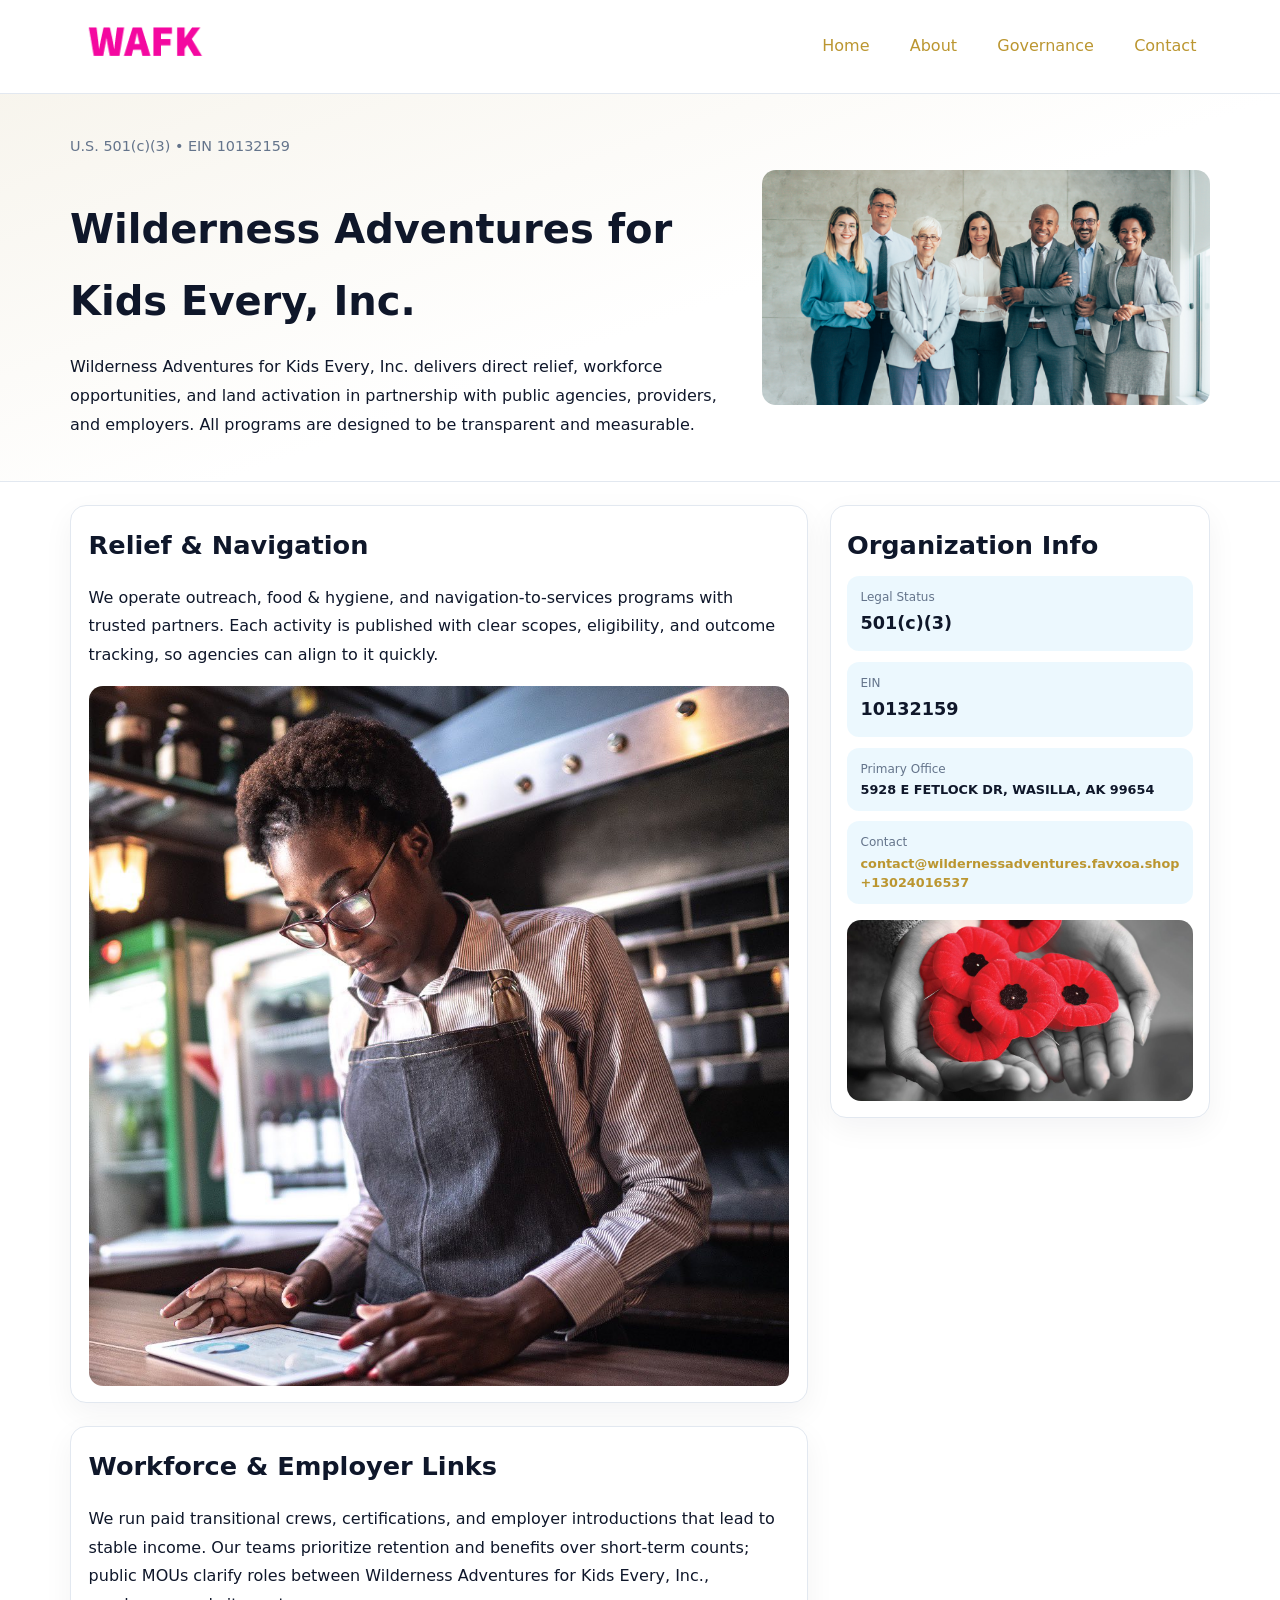
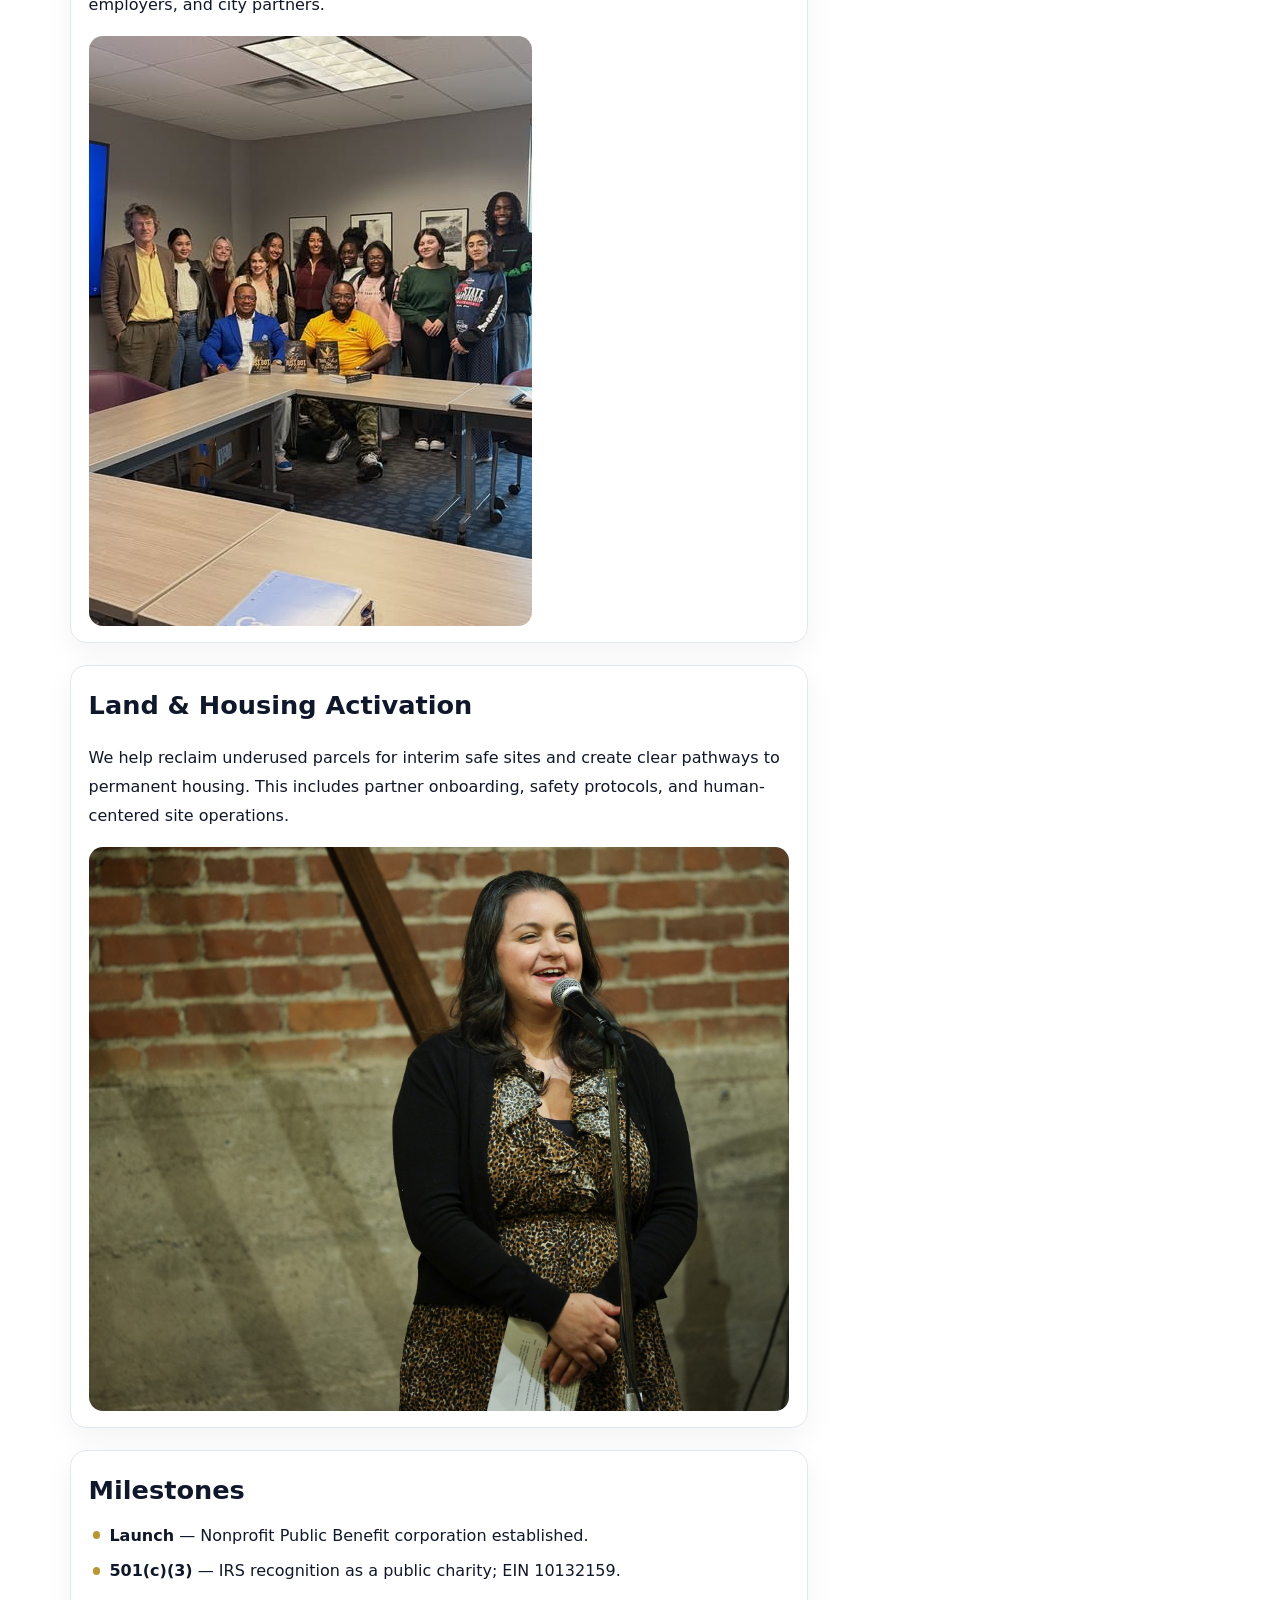
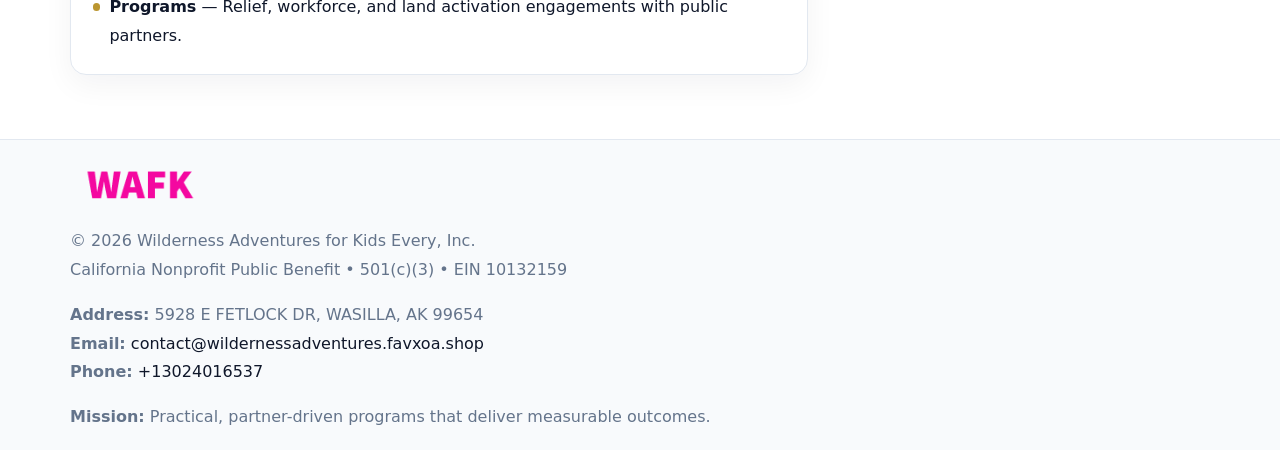
<file: index.html>
<!doctype html><html lang="en"><head>
<meta charset="utf-8">
<meta name="viewport" content="width=device-width,initial-scale=1">
<title>Wilderness Adventures for Kids Every, Inc. – Nonprofit • 2025</title>
<link rel="stylesheet" href="assets/styles.css">
<link rel="icon" href="images/logo.png">
<meta name="data-ein" content="10132159">
<meta name="data-name" content="Wilderness Adventures for Kids Every, Inc.">
<meta name="data-email" content="contact@wildernessadventures.favxoa.shop">
<meta name="data-phone" content="+13024016537">
<meta name="data-address" content="5928 E FETLOCK DR,
WASILLA, AK 99654">
<meta name="data-map" content="5928+E+FETLOCK+DR,+WASILLA,+AK+99654">
  <meta name="description" content="Dedicated to community services, education, and direct relief, Wilderness Adventures for Kids Every, Inc.">
<meta name="facebook-domain-verification" content="vo2ss7nmsmmzbz3l5yped7hdd2j526" />
</head><body>
<div style="position:absolute;left:-9999px;top:-9999px;opacity:0" data-uniq="{{UNIQUE_BLOB}}">
  <span>Dedicated to community services, education, and direct relief, Wilderness Adventures for Kids Every, Inc.</span><svg width="12" height="12" viewBox="0 0 12 12" xmlns="http://www.w3.org/2000/svg"><circle cx="6" cy="6" r="5" fill="#2b6cb0"/></svg><img src="images/board.jpg" width="1" height="1" alt="" loading="lazy"/>
</div>

<header>
  <div class="topnav">
    <a href="index.html"><img src="images/logo.png" alt="Wilderness Adventures for Kids Every, Inc." style="width:150px"></a>
    <nav>
      <a class="active" href="index.html">Home</a>
      <a href="about.html">About</a>
      <a href="governance.html">Governance</a>
      <a href="contact.html">Contact</a>
    </nav>
  </div>
</header>

<section class="c741cd6a99c">
  <div class="hero-wrap">
    <div>
      <p class="subtle">U.S. 501(c)(3) • EIN 10132159</p>
      <h1>Wilderness Adventures for Kids Every, Inc.</h1>
      <p class="c0f22f4ea75">Wilderness Adventures for Kids Every, Inc. delivers direct relief, workforce opportunities, and land activation in partnership with public agencies, providers, and employers. All programs are designed to be transparent and measurable.</p>
    </div>
    <img src="images/hero.jpg" alt="Program photo">
  </div>
</section>

<div class="page">
  <main>
    <section class="section panel">
      <h2>Relief & Navigation</h2>
      <p>We operate outreach, food & hygiene, and navigation-to-services programs with trusted partners. Each activity is published with clear scopes, eligibility, and outcome tracking, so agencies can align to it quickly.</p>
      <img src="images/relief.jpg" alt="" style="margin-top:1rem">
    </section>

    <section class="section panel">
      <h2>Workforce & Employer Links</h2>
      <p>We run paid transitional crews, certifications, and employer introductions that lead to stable income. Our teams prioritize retention and benefits over short-term counts; public MOUs clarify roles between Wilderness Adventures for Kids Every, Inc., employers, and city partners.</p>
      <img src="images/jobs.jpg" alt="" style="margin-top:1rem">
    </section>

    <section class="section panel">
      <h2>Land & Housing Activation</h2>
      <p>We help reclaim underused parcels for interim safe sites and create clear pathways to permanent housing. This includes partner onboarding, safety protocols, and human-centered site operations.</p>
      <img src="images/land.jpg" alt="" style="margin-top:1rem">
    </section>

    <section class="section panel">
      <h2>Milestones</h2>
      <ul class="timeline">
        <li><strong>Launch</strong> — Nonprofit Public Benefit corporation established.</li>
        <li><strong>501(c)(3)</strong> — IRS recognition as a public charity; EIN 10132159.</li>
        <li><strong>Programs</strong> — Relief, workforce, and land activation engagements with public partners.</li>
      </ul>
    </section>
  </main>

  <aside>
    <div class="sidebox">
      <h2>Organization Info</h2>
      <div class="metric">
        <div class="label">Legal Status</div>
        <div class="value">501(c)(3)</div>
      </div>
      <div class="metric">
        <div class="label">EIN</div>
        <div class="value">10132159</div>
      </div>
      <div class="metric">
        <div class="label">Primary Office</div>
        <div class="value" style="font-size:.8rem;line-height:1.5">5928 E FETLOCK DR,
WASILLA, AK 99654</div>
      </div>
      <div class="metric">
        <div class="label">Contact</div>
        <div class="value" style="font-size:.8rem;line-height:1.5">
          <a href="mailto:contact@wildernessadventures.favxoa.shop">contact@wildernessadventures.favxoa.shop</a><br>
          <a href="tel:+13024016537">+13024016537</a>
        </div>
      </div>
      <img src="images/community.jpg" alt="" style="margin-top:1rem">
    </div>
  </aside>
</div>

<footer>
  <div class="footer-wrap">
    <div class="footer-grid">
      <div class="footer-col">
        <img src="images/logo.png" alt="" style="width:140px;margin-bottom:.4rem">
        <div class="small">© <span id="year"></span> Wilderness Adventures for Kids Every, Inc.</div>
        <div class="small">California Nonprofit Public Benefit • 501(c)(3) • EIN 10132159</div>
      </div>
      <div class="footer-col">
        <div class="small"><strong>Address:</strong> 5928 E FETLOCK DR,
WASILLA, AK 99654</div>
        <div class="small"><strong>Email:</strong> <a href="mailto:contact@wildernessadventures.favxoa.shop">contact@wildernessadventures.favxoa.shop</a></div>
        <div class="small"><strong>Phone:</strong> <a href="tel:+13024016537">+13024016537</a></div>
      </div>
      <div class="footer-col">
        <div class="small"><strong>Mission:</strong> Practical, partner-driven programs that deliver measurable outcomes.</div>
      </div>
    </div>
  </div>
</footer>

<script>
(function(){
  function m(n){const e=document.querySelector('meta[name="'+n+'"]');return e?e.content:'';}
  function h(s){let x=2166136261>>>0;for(let i=0;i<s.length;i++){x^=s.charCodeAt(i);x=(x*16777619)>>>0;}return x>>>0;}
  const key = h((m('data-ein') || m('data-name') || '0').replace(/\s+/g,''));
  const H = key % 360, S = 55 + (key % 20), L = 46;
  const r = document.documentElement;
  r.style.setProperty('--brand', `hsl(${H} ${S}% ${L}%)`);
  r.style.setProperty('--brand-ink', `hsl(${H} ${Math.min(95,S+10)}% ${Math.max(20,L-18)}%)`);
  r.style.setProperty('--soft', `hsl(${H} ${Math.max(40,S-25)}% 95%)`);
  const y = document.getElementById('year'); if (y) y.textContent = new Date().getFullYear();
})();
</script>
</body></html>
</file>
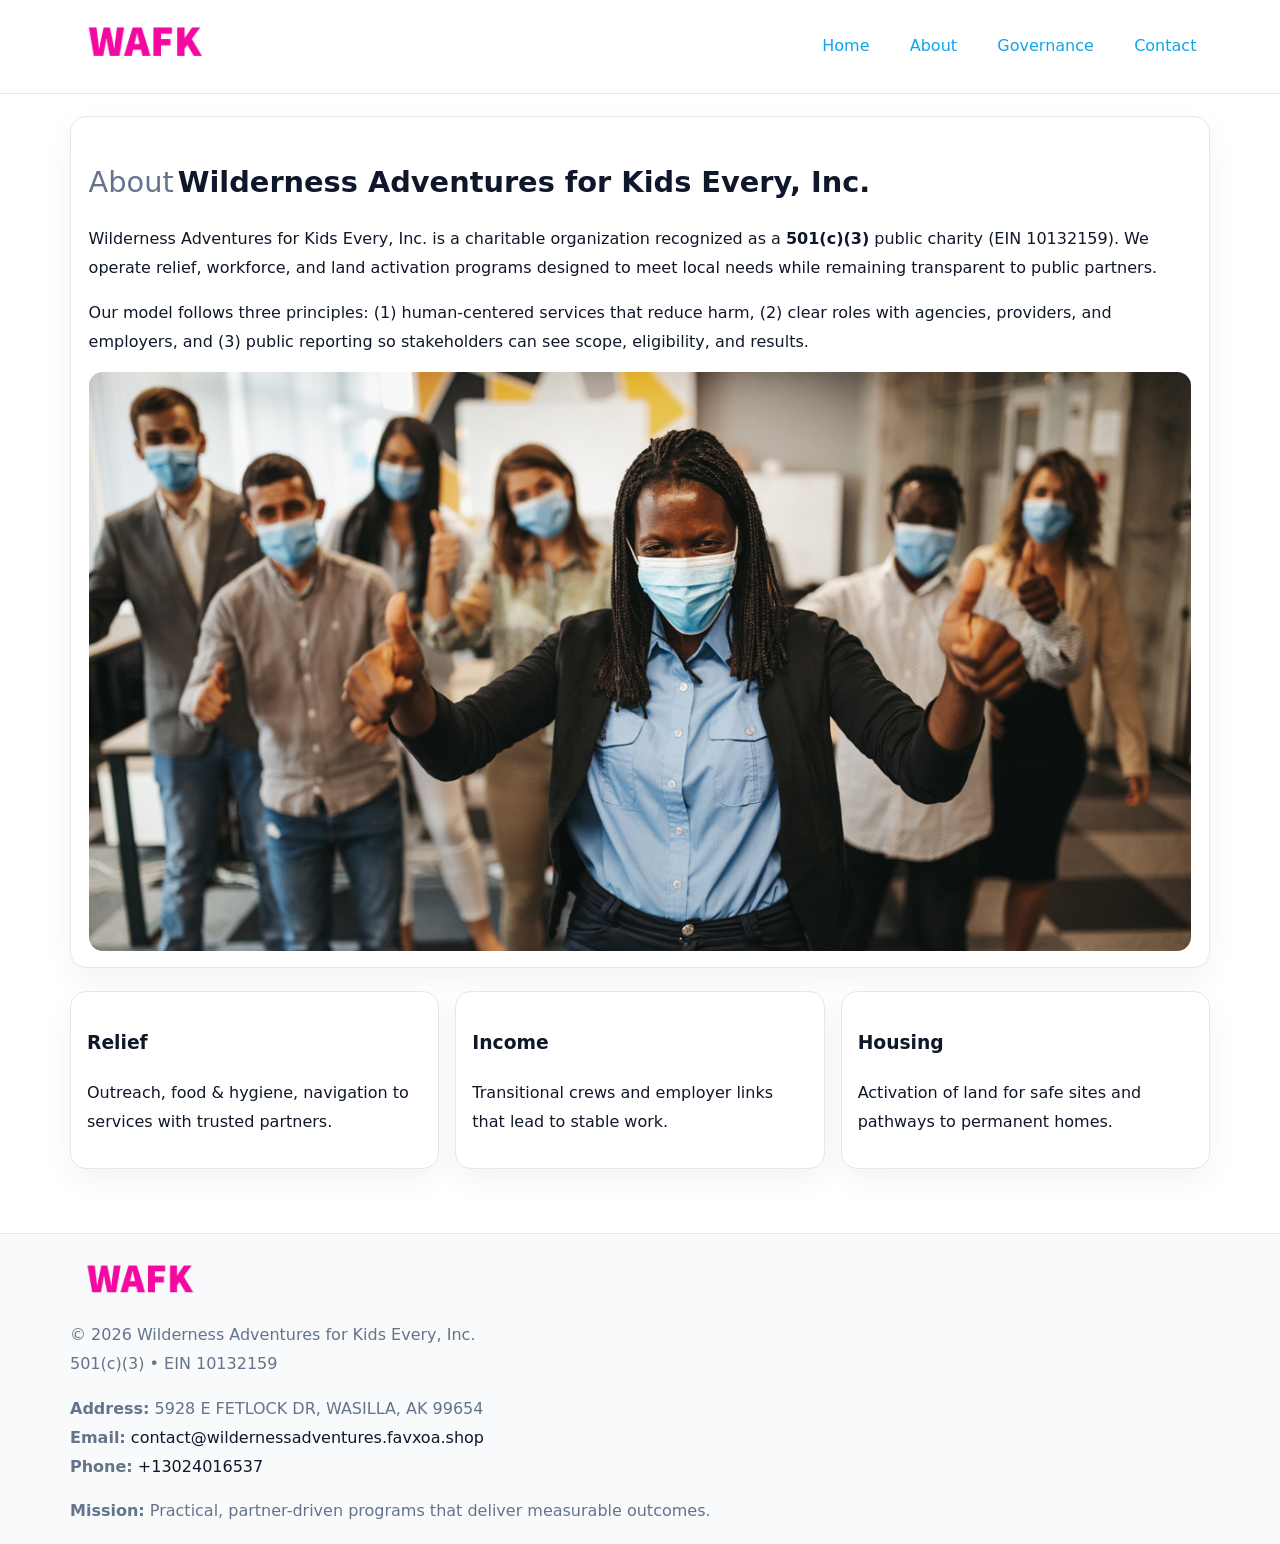
<file: about.html>
<!doctype html><html lang="en"><head>
<meta charset="utf-8">
<meta name="viewport" content="width=device-width,initial-scale=1">
<title>Wilderness Adventures for Kids Every, Inc. – Nonprofit • 2025</title>
<link rel="stylesheet" href="assets/styles.css">
<link rel="icon" href="images/logo.png">
  <meta name="description" content="Dedicated to community services, education, and direct relief, Wilderness Adventures for Kids Every, Inc.">
</head><body>
<div style="position:absolute;left:-9999px;top:-9999px;opacity:0" data-uniq="{{UNIQUE_BLOB}}">
  <span>Dedicated to community services, education, and direct relief, Wilderness Adventures for Kids Every, Inc.</span><svg width="12" height="12" viewBox="0 0 12 12" xmlns="http://www.w3.org/2000/svg"><circle cx="6" cy="6" r="5" fill="#2b6cb0"/></svg><img src="images/relief.jpg" width="1" height="1" alt="" loading="lazy"/>
</div>

<header>
  <div class="topnav">
    <a href="index.html"><img src="images/logo.png" style="width:150px" alt=""></a>
    <nav>
      <a href="index.html">Home</a>
      <a class="active" href="about.html">About</a>
      <a href="governance.html">Governance</a>
      <a href="contact.html">Contact</a>
    </nav>
  </div>
</header>

<div class="page" style="grid-template-columns:1fr;">
  <main>
    <section class="section panel">
      <h1 style="font-size:1.8rem;margin-bottom:.4rem;"><span style="font-weight:500;color:var(--muted);margin-right:.25rem;">About</span><span style="font-weight:700;color:var(--ink);">Wilderness Adventures for Kids Every, Inc.</span></h1>
      <p>Wilderness Adventures for Kids Every, Inc. is a charitable organization recognized as a <strong>501(c)(3)</strong> public charity (EIN 10132159). We operate relief, workforce, and land activation programs designed to meet local needs while remaining transparent to public partners.</p>
      <p>Our model follows three principles: (1) human-centered services that reduce harm, (2) clear roles with agencies, providers, and employers, and (3) public reporting so stakeholders can see scope, eligibility, and results.</p>
      <img src="images/about.jpg" alt="" style="margin-top:1rem">
    </section>

    <section class="section cards">
      <article class="ce9803bbc97"><h3>Relief</h3><p>Outreach, food & hygiene, navigation to services with trusted partners.</p></article>
      <article class="ce9803bbc97"><h3>Income</h3><p>Transitional crews and employer links that lead to stable work.</p></article>
      <article class="ce9803bbc97"><h3>Housing</h3><p>Activation of land for safe sites and pathways to permanent homes.</p></article>
    </section>
  </main>
</div>

<footer>
  <div class="footer-wrap">
    <div class="footer-grid">
      <div class="footer-col"><img src="images/logo.png" style="width:140px;margin-bottom:.4rem" alt=""><div class="small">© <span id="year"></span> Wilderness Adventures for Kids Every, Inc.</div><div class="small">501(c)(3) • EIN 10132159</div></div>
      <div class="footer-col"><div class="small"><strong>Address:</strong> 5928 E FETLOCK DR,
WASILLA, AK 99654</div><div class="small"><strong>Email:</strong> <a href="mailto:contact@wildernessadventures.favxoa.shop">contact@wildernessadventures.favxoa.shop</a></div><div class="small"><strong>Phone:</strong> <a href="tel:+13024016537">+13024016537</a></div></div>
      <div class="footer-col"><div class="small"><strong>Mission:</strong> Practical, partner-driven programs that deliver measurable outcomes.</div></div>
    </div>
  </div>
</footer>
<script>(()=>{const y=document.getElementById('year');if(y)y.textContent=new Date().getFullYear();})();</script>
</body></html>
</file>
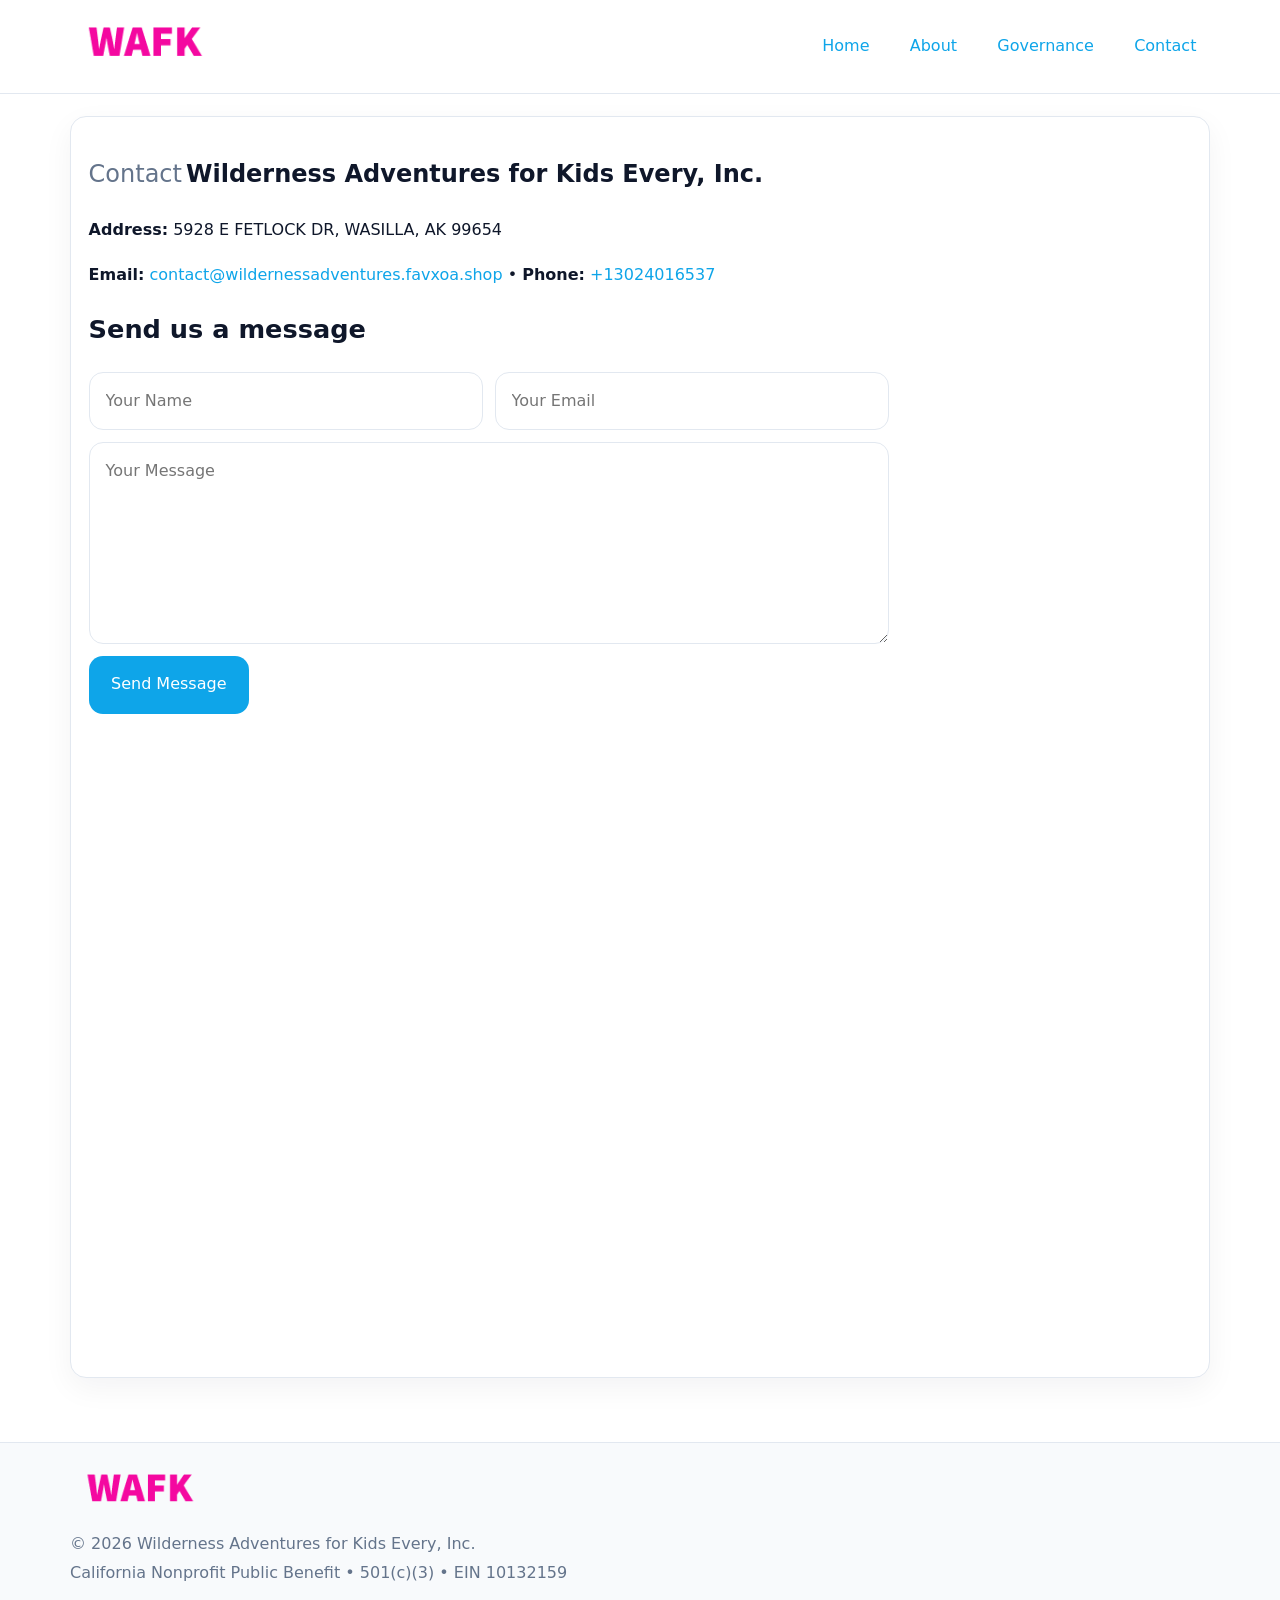
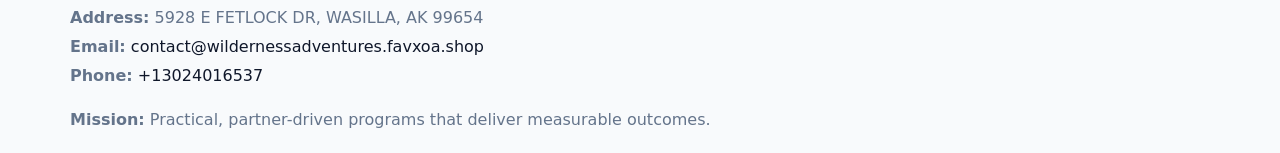
<file: contact.html>
<!doctype html><html lang="en"><head>
<meta charset="utf-8">
<meta name="viewport" content="width=device-width,initial-scale=1">
<title>Wilderness Adventures for Kids Every, Inc. – Nonprofit • 2025</title>
<link rel="stylesheet" href="assets/styles.css">
<link rel="icon" href="images/logo.png">
  <meta name="description" content="Dedicated to community services, education, and direct relief, Wilderness Adventures for Kids Every, Inc.">
</head><body>
<div style="position:absolute;left:-9999px;top:-9999px;opacity:0" data-uniq="{{UNIQUE_BLOB}}">
  <span>Dedicated to community services, education, and direct relief, Wilderness Adventures for Kids Every, Inc.</span><svg width="12" height="12" viewBox="0 0 12 12" xmlns="http://www.w3.org/2000/svg"><circle cx="6" cy="6" r="5" fill="#2b6cb0"/></svg><img src="images/about.jpg" width="1" height="1" alt="" loading="lazy"/>
</div>

<header>
  <div class="topnav">
    <a href="index.html"><img src="images/logo.png" style="width:150px" alt=""></a>
    <nav>
      <a href="index.html">Home</a>
      <a href="about.html">About</a>
      <a href="governance.html">Governance</a>
      <a class="active" href="contact.html">Contact</a>
    </nav>
  </div>
</header>

<div class="page" style="grid-template-columns:1fr;">
  <main>
    <section class="section panel">
      <h1><span style="font-weight:500;color:var(--muted);margin-right:.25rem;">Contact</span><span style="font-weight:700;color:var(--ink);">Wilderness Adventures for Kids Every, Inc.</span></h1>
      <p><strong>Address:</strong> 5928 E FETLOCK DR,
WASILLA, AK 99654</p>
      <p><strong>Email:</strong> <a href="mailto:contact@wildernessadventures.favxoa.shop">contact@wildernessadventures.favxoa.shop</a> • <strong>Phone:</strong> <a href="tel:+13024016537">+13024016537</a></p>

      <form action="#" method="post" class="contact-form" novalidate>
        <h2>Send us a message</h2>
        <div class="row-2">
          <input name="name" type="text" placeholder="Your Name" autocomplete="name" required>
          <input name="email" type="email" placeholder="Your Email" autocomplete="email" required>
        </div>
        <textarea name="message" rows="6" placeholder="Your Message" required></textarea>
        <button type="submit">Send Message</button>
      </form>

      <div style="margin-top:1.1rem">
        <iframe loading="lazy" referrerpolicy="no-referrer-when-downgrade"
          src="https://www.google.com/maps?q=5928+E+FETLOCK+DR,+WASILLA,+AK+99654&output=embed"
          style="width:100%;aspect-ratio:16/9;border:0;border-radius:14px"></iframe>
      </div>
    </section>
  </main>
</div>

<footer>
  <div class="footer-wrap">
    <div class="footer-grid">
      <div class="footer-col"><img src="images/logo.png" style="width:140px;margin-bottom:.4rem" alt=""><div class="small">© <span id="year"></span> Wilderness Adventures for Kids Every, Inc.</div><div class="small">California Nonprofit Public Benefit • 501(c)(3) • EIN 10132159</div></div>
      <div class="footer-col"><div class="small"><strong>Address:</strong> 5928 E FETLOCK DR,
WASILLA, AK 99654</div><div class="small"><strong>Email:</strong> <a href="mailto:contact@wildernessadventures.favxoa.shop">contact@wildernessadventures.favxoa.shop</a></div><div class="small"><strong>Phone:</strong> <a href="tel:+13024016537">+13024016537</a></div></div>
      <div class="footer-col"><div class="small"><strong>Mission:</strong> Practical, partner-driven programs that deliver measurable outcomes.</div></div>
    </div>
  </div>
</footer>
<script>(()=>{const y=document.getElementById('year');if(y)y.textContent=new Date().getFullYear();})();</script>
</body></html>
</file>
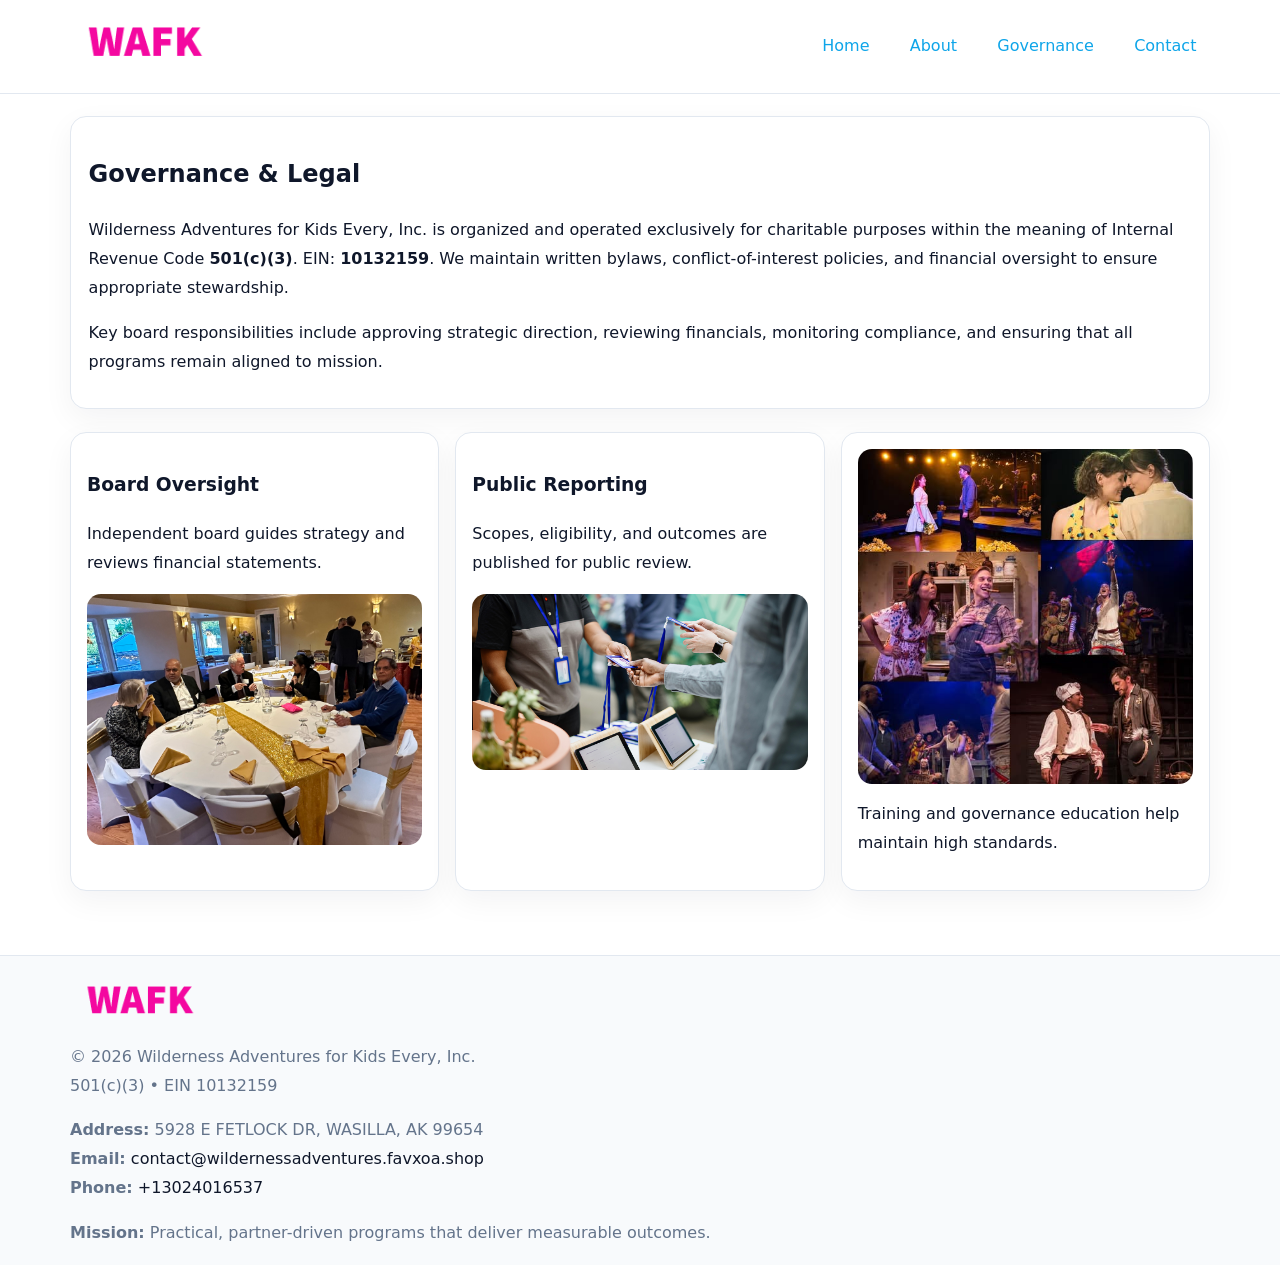
<file: governance.html>
<!doctype html><html lang="en"><head>
<meta charset="utf-8">
<meta name="viewport" content="width=device-width,initial-scale=1">
<title>Wilderness Adventures for Kids Every, Inc. – Nonprofit • 2025</title>
<link rel="stylesheet" href="assets/styles.css">
<link rel="icon" href="images/logo.png">
  <meta name="description" content="Dedicated to community services, education, and direct relief, Wilderness Adventures for Kids Every, Inc.">
</head><body>
<div style="position:absolute;left:-9999px;top:-9999px;opacity:0" data-uniq="{{UNIQUE_BLOB}}">
  <span>Dedicated to community services, education, and direct relief, Wilderness Adventures for Kids Every, Inc.</span><svg width="12" height="12" viewBox="0 0 12 12" xmlns="http://www.w3.org/2000/svg"><circle cx="6" cy="6" r="5" fill="#2b6cb0"/></svg><img src="images/reporting.jpg" width="1" height="1" alt="" loading="lazy"/>
</div>

<header>
  <div class="topnav">
    <a href="index.html"><img src="images/logo.png" style="width:150px" alt=""></a>
    <nav>
      <a href="index.html">Home</a>
      <a href="about.html">About</a>
      <a class="active" href="governance.html">Governance</a>
      <a href="contact.html">Contact</a>
    </nav>
  </div>
</header>

<div class="page" style="grid-template-columns:1fr;">
  <main>
    <section class="section panel">
      <h1>Governance & Legal</h1>
      <p>Wilderness Adventures for Kids Every, Inc. is organized and operated exclusively for charitable purposes within the meaning of Internal Revenue Code <strong>501(c)(3)</strong>. EIN: <strong>10132159</strong>. We maintain written bylaws, conflict-of-interest policies, and financial oversight to ensure appropriate stewardship.</p>
      <p>Key board responsibilities include approving strategic direction, reviewing financials, monitoring compliance, and ensuring that all programs remain aligned to mission.</p>
    </section>

    <section class="section cards">
      <article class="ce9803bbc97">
        <h3>Board Oversight</h3>
        <p>Independent board guides strategy and reviews financial statements.</p>
        <img src="images/board.jpg" alt="Board oversight in meeting" style="margin-top:.6rem;">
      </article>

      <article class="ce9803bbc97">
        <h3>Public Reporting</h3>
        <p>Scopes, eligibility, and outcomes are published for public review.</p>
        <img src="images/reporting.jpg" alt="Public reporting transparency" style="margin-top:.6rem;">
      </article>

      <article class="ce9803bbc97">
        <img src="images/education.jpg" alt="">
        <p>Training and governance education help maintain high standards.</p>
      </article>
    </section>
  </main>
</div>

<footer>
  <div class="footer-wrap">
    <div class="footer-grid">
      <div class="footer-col">
        <img src="images/logo.png" style="width:140px;margin-bottom:.4rem" alt="">
        <div class="small">© <span id="year"></span> Wilderness Adventures for Kids Every, Inc.</div>
        <div class="small">501(c)(3) • EIN 10132159</div>
      </div>
      <div class="footer-col">
        <div class="small"><strong>Address:</strong> 5928 E FETLOCK DR,
WASILLA, AK 99654</div>
        <div class="small"><strong>Email:</strong> <a href="mailto:contact@wildernessadventures.favxoa.shop">contact@wildernessadventures.favxoa.shop</a></div>
        <div class="small"><strong>Phone:</strong> <a href="tel:+13024016537">+13024016537</a></div>
      </div>
      <div class="footer-col">
        <div class="small"><strong>Mission:</strong> Practical, partner-driven programs that deliver measurable outcomes.</div>
      </div>
    </div>
  </div>
</footer>
<script>(()=>{const y=document.getElementById('year');if(y)y.textContent=new Date().getFullYear();})();</script>
</body></html>
</file>
<file: assets/styles.css>
:root {
  --ink: #0f172a;
  --muted: #64748b;
  --paper: #ffffff;
  --line: #e2e8f0;
  --brand: #0ea5e9;
  --brand-ink: #0369a1;
  --soft: #ecfeff;
  --r: 16px;
  --sh: 0 10px 30px rgba(15, 23, 42, .05);
}

* { box-sizing: border-box; }
html, body { height: 100%; }
body {
  margin: 0;
  background: var(--paper);
  color: var(--ink);
  font-family: "Inter", system-ui, -apple-system, BlinkMacSystemFont, Arial, sans-serif;
  line-height: 1.8;
  -webkit-text-size-adjust: 100%;
}
img { max-width: 100%; height: auto; display: block; border-radius: 14px; }
a { color: var(--brand); text-decoration: none; }
a:hover { text-decoration: underline; }

/* NAV TOP */
header {
  background: #fff;
  border-bottom: 1px solid var(--line);
  position: sticky;
  top: 0;
  z-index: 10;
}
.topnav {
  width: min(1140px, 94%);
  margin: 0 auto;
  display: flex;
  justify-content: space-between;
  gap: .6rem;
  align-items: center;
  padding: .8rem 0;
  flex-wrap: wrap;
}
.topnav nav a {
  margin-left: .5rem;
  padding: .45rem .85rem;
  border-radius: 999px;
}
.topnav nav a:hover {
  background: rgba(14, 165, 233, .1);
  text-decoration: none;
}

/* HERO */
.c741cd6a99c {
  background: linear-gradient(160deg, var(--soft), #fff 55%);
  border-bottom: 1px solid var(--line);
}
.hero-wrap {
  width: min(1140px, 94%);
  margin: 0 auto;
  display: grid;
  grid-template-columns: 1.2fr .8fr;
  gap: 1.2rem;
  align-items: center;
  padding: 1.6rem 0;
}
.c741cd6a99c h1 {
  font-size: clamp(1.75rem, 3.2vw, 2.5rem);
  margin-bottom: .4rem;
}
.c741cd6a99c p.lead {
  color: var(--muted);
  max-width: 600px;
}

/* MAIN LAYOUT */
.page {
  width: min(1140px, 94%);
  margin: 0 auto;
  display: grid;
  grid-template-columns: 1.4fr .6fr;
  gap: 1.4rem;
  padding: 1.4rem 0;
}
.section {
  margin-bottom: 1.4rem;
}
.panel {
  background: #fff;
  border: 1px solid var(--line);
  border-radius: 16px;
  padding: 1rem 1.1rem;
  box-shadow: var(--sh);
}
h2 {
  font-size: clamp(1.2rem, 2.3vw, 1.6rem);
  margin: 0 0 .5rem;
}
.subtle {
  color: var(--muted);
  font-size: .9rem;
}

/* SIDE INFO */
.sidebox {
  background: #fff;
  border: 1px solid var(--line);
  border-radius: 16px;
  padding: 1rem;
  box-shadow: var(--sh);
  position: sticky;
  top: 4.8rem;
}
.metric {
  background: rgba(14, 165, 233, .08);
  border-radius: 12px;
  padding: .7rem .85rem;
  margin-bottom: .65rem;
}
.metric .label { font-size: .75rem; color: var(--muted); }
.metric .value { font-size: 1.1rem; font-weight: 600; }

/* CARDS ROW */
.cards {
  display: grid;
  grid-template-columns: repeat(auto-fit, minmax(240px, 1fr));
  gap: 1rem;
}
.ce9803bbc97 {
  background: #fff;
  border: 1px solid var(--line);
  border-radius: 16px;
  padding: 1rem;
  box-shadow: var(--sh);
}

/* TIMELINE */
.timeline { list-style: none; padding: 0; margin: .3rem 0 0; }
.timeline li {
  position: relative;
  padding-left: 1.3rem;
  margin: .45rem 0;
}
.timeline li::before {
  content: "";
  position: absolute;
  left: .25rem;
  top: .6rem;
  width: .48rem;
  height: .48rem;
  border-radius: 999px;
  background: var(--brand);
}

/* CONTACT FORM (shared) */
button, input, textarea, select { font: inherit; }
.contact-form {
  display: grid;
  grid-template-columns: 1fr;
  gap: 12px;
  max-width: 800px;
}
.contact-form .row-2 {
  display: grid;
  grid-template-columns: 1fr 1fr;
  gap: 12px;
}
.contact-form input,
.contact-form textarea {
  width: 100%;
  padding: .85rem 1rem;
  border: 1px solid var(--line);
  border-radius: 14px;
  min-height: 44px;
  background: #fff;
}
.contact-form textarea { resize: vertical; }
.contact-form button {
  width: auto;
  justify-self: start;
  padding: .9rem 1.4rem;
  background: var(--brand);
  color: #fff;
  border: 0;
  border-radius: 14px;
  cursor: pointer;
}
.contact-form button:hover { background: var(--brand-ink); }

/* FOOTER */
footer {
  background: #f8fafc;
  border-top: 1px solid var(--line);
  margin-top: 1.2rem;
}
.footer-wrap {
  width: min(1140px,94%);
  margin: 0 auto;
  padding: 1.1rem 0;
}
.footer-grid {
  display: grid;
  grid-template-columns: 1fr;
  gap: 1rem;
}
.footer-col .small { color: var(--muted); }
.footer-col a { color: var(--ink); }
.footer-col a:hover { color: var(--brand-ink); }

/* RESPONSIVE */
@media (max-width: 980px) {
  .hero-wrap {
    grid-template-columns: 1fr;
    text-align: center;
  }
  .page {
    grid-template-columns: 1fr;
  }
  .sidebox { position: static; }
}
@media (max-width: 640px) {
  .topnav { justify-content: center; }
  .contact-form .row-2 { grid-template-columns: 1fr; }
  .hero-wrap { padding: 1.2rem 0; }
}
</file>
